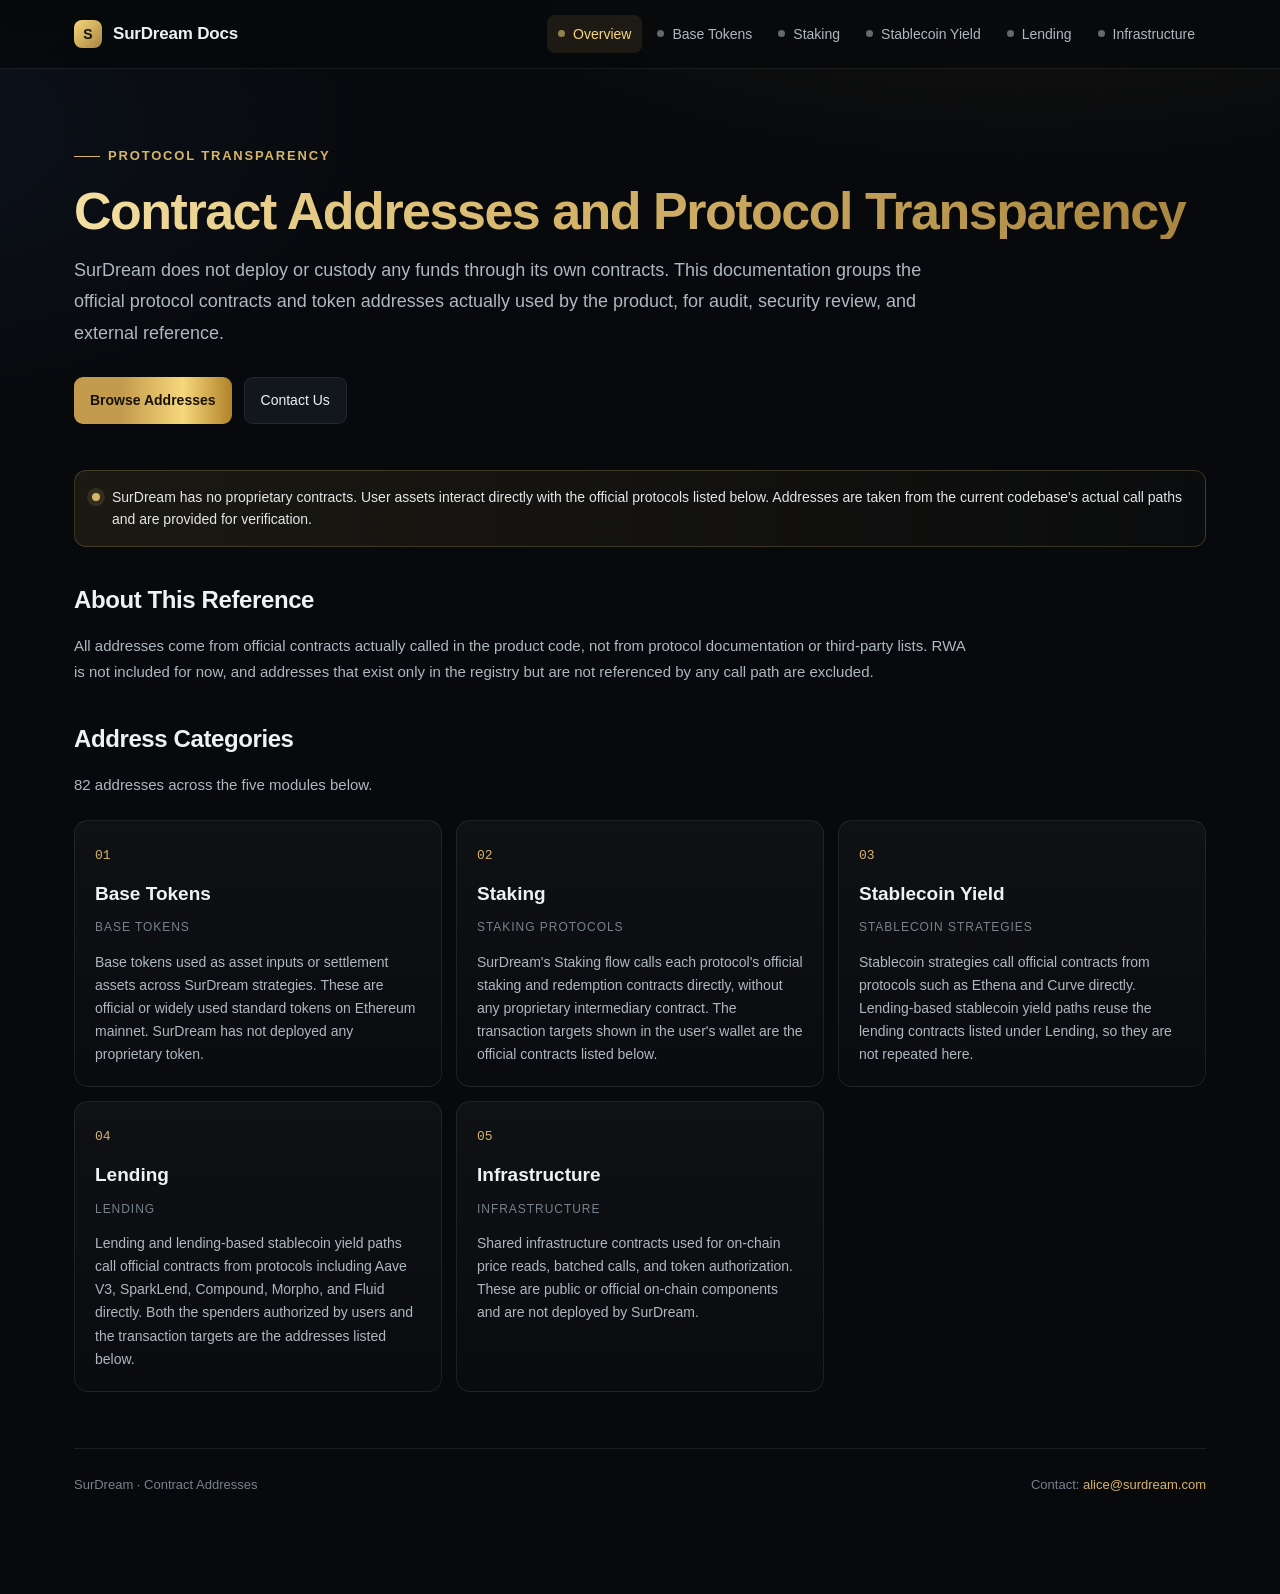
<file: docs/index.html>
<!doctype html>
<html lang="en">
  <head>
    <meta charset="utf-8" />
    <meta name="viewport" content="width=device-width, initial-scale=1" />
    <title>SurDream · Contract Addresses</title>
    <meta name="description" content="Official protocol contracts and token addresses used by SurDream across its product modules." />
    <link rel="stylesheet" href="assets/style.css" />
  </head>
  <body data-page="index">
    <header class="site-header">
      <div class="header-inner">
        <a class="brand" href="index.html">
          <span class="brand-mark">S</span>
          <span class="brand-name">SurDream Docs</span>
        </a>
        <button class="nav-toggle" id="nav-toggle" type="button" aria-label="Open navigation">☰</button>
        <nav class="site-nav" id="site-nav">
          <a href="index.html" data-nav="index"><span class="nav-dot"></span>Overview</a>
          <a href="contracts/base-tokens.html" data-nav="base-tokens"><span class="nav-dot"></span>Base Tokens</a>
          <a href="contracts/staking.html" data-nav="staking"><span class="nav-dot"></span>Staking</a>
          <a href="contracts/stablecoin.html" data-nav="stablecoin"><span class="nav-dot"></span>Stablecoin Yield</a>
          <a href="contracts/lending.html" data-nav="lending"><span class="nav-dot"></span>Lending</a>
          <a href="contracts/infrastructure.html" data-nav="infrastructure"><span class="nav-dot"></span>Infrastructure</a>
        </nav>
      </div>
    </header>

    <main class="page-wrap">
      <section class="hero">
        <p class="eyebrow">Protocol Transparency</p>
        <h1>Contract Addresses and Protocol Transparency</h1>
        <p class="lead">
          SurDream does not deploy or custody any funds through its own contracts. This documentation groups the official protocol contracts and token addresses actually used by the product, for audit, security review, and external reference.
        </p>
        <div class="hero-actions">
          <a class="btn primary" href="contracts/base-tokens.html">Browse Addresses</a>
          <a class="btn" href="mailto:alice@surdream.com">Contact Us</a>
        </div>
      </section>

      <div class="notice">
        <span class="notice-dot"></span>
        <p>
          SurDream has no proprietary contracts. User assets interact directly with the official protocols listed below. Addresses are taken from the current codebase's actual call paths and are provided for verification.
        </p>
      </div>

      <section class="section">
        <h2>About This Reference</h2>
        <p class="section-desc">
          All addresses come from official contracts actually called in the product code, not from protocol documentation or third-party lists. RWA is not included for now, and addresses that exist only in the registry but are not referenced by any call path are excluded.
        </p>
      </section>

      <section class="section">
        <h2>Address Categories</h2>
        <p class="section-desc"><span id="total-count">0 addresses</span> across the five modules below.</p>
        <div class="card-grid" id="category-cards"></div>
      </section>

      <footer class="site-footer">
        <span>SurDream · Contract Addresses</span>
        <span>Contact: <a href="mailto:alice@surdream.com">alice@surdream.com</a></span>
      </footer>
    </main>

    <script src="assets/contracts.js"></script>
    <script src="assets/site.js"></script>
  </body>
</html>
</file>
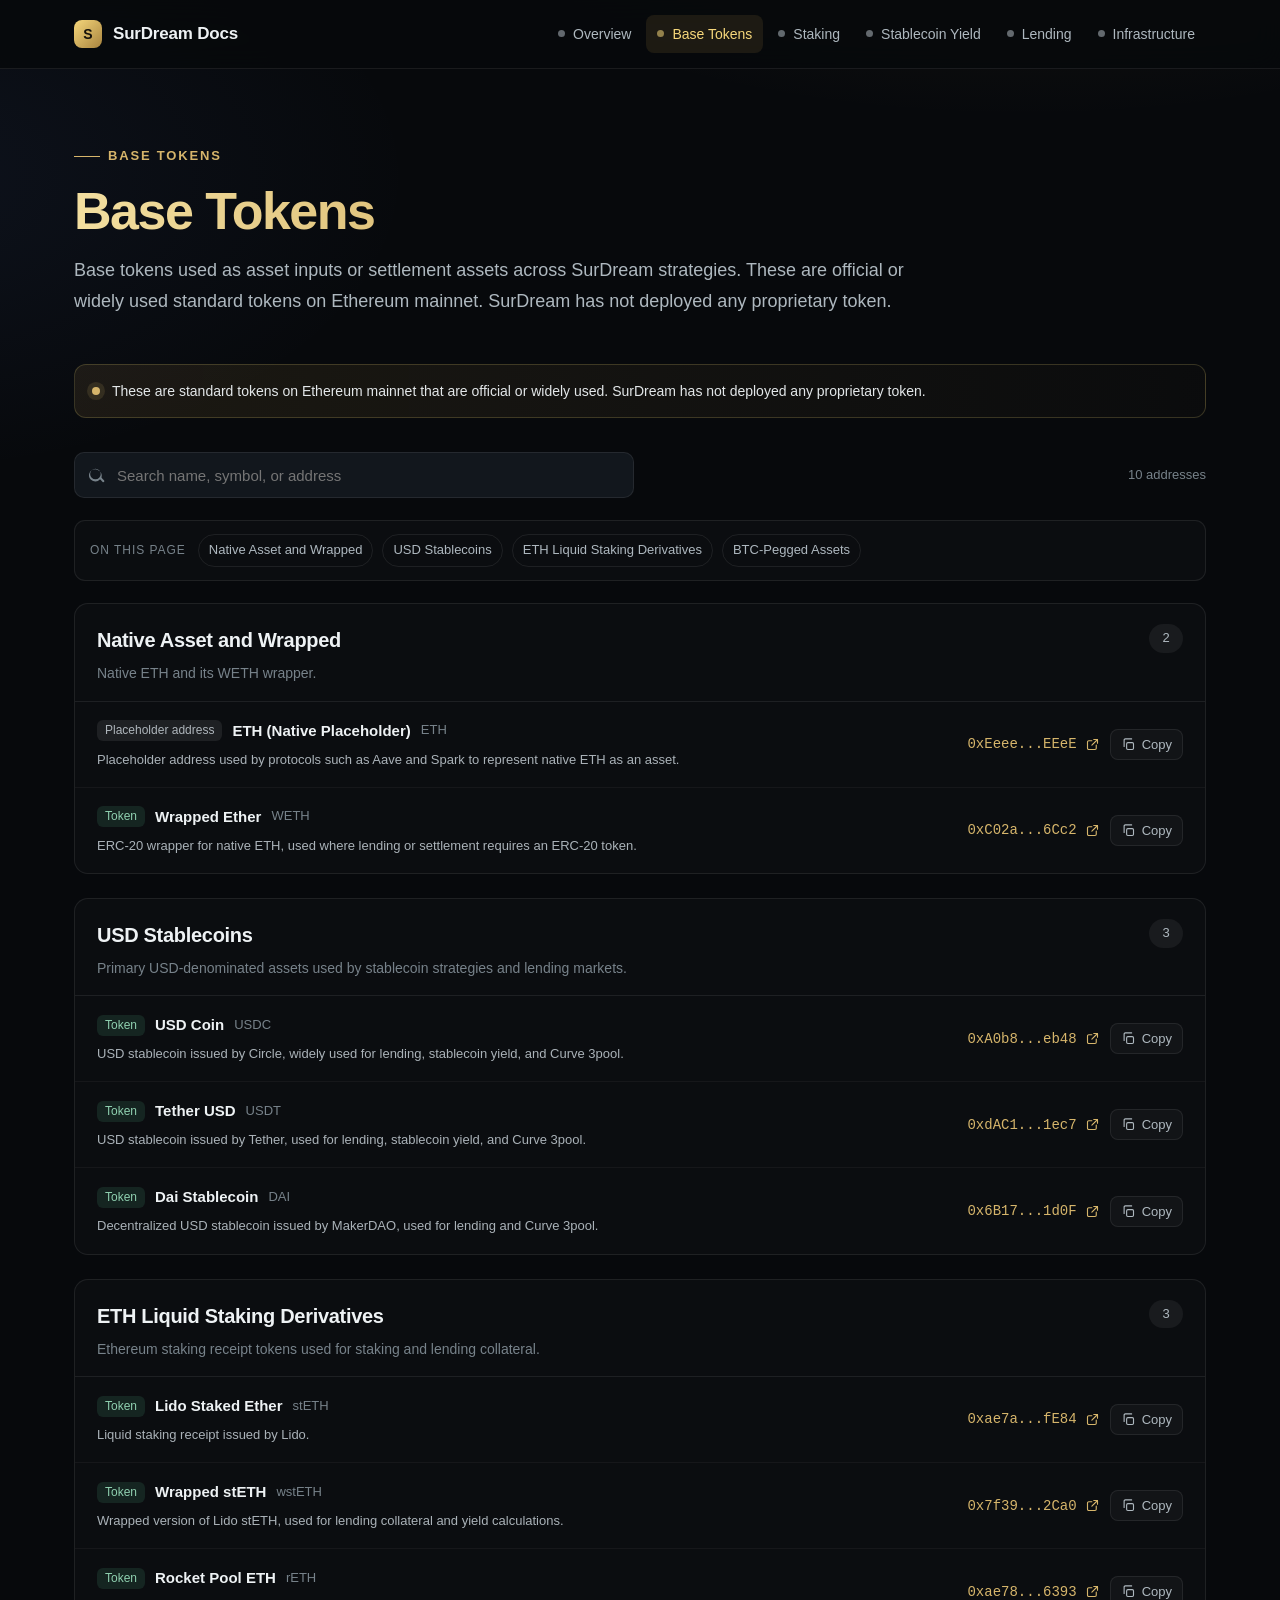
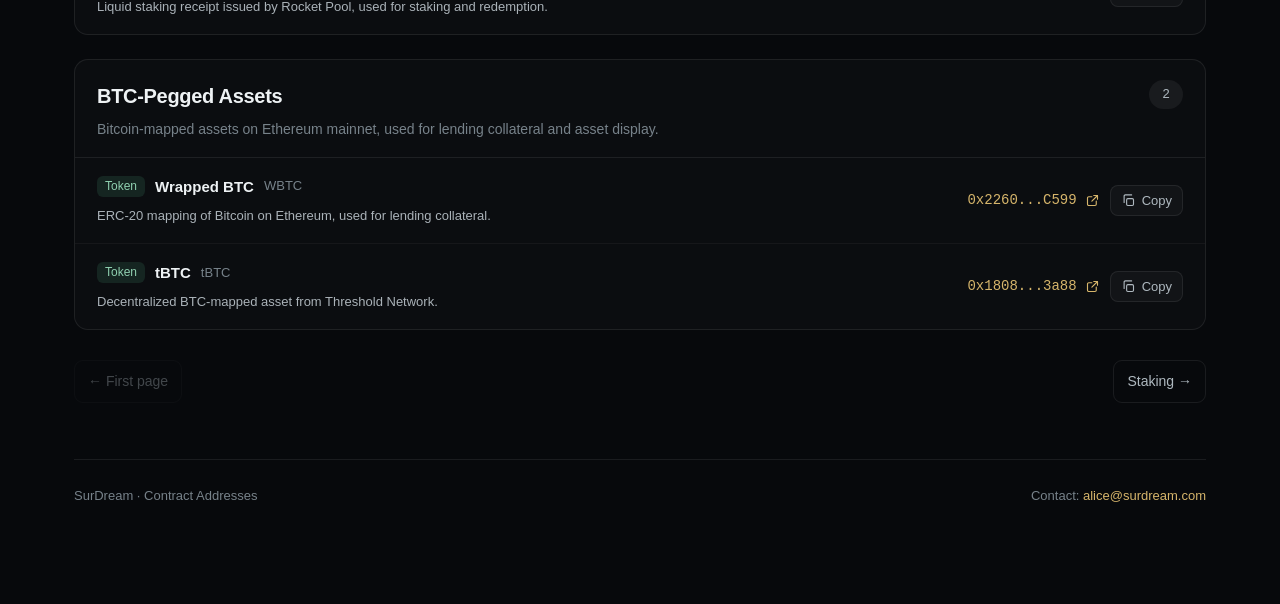
<file: docs/contracts/base-tokens.html>
<!doctype html>
<html lang="en">
  <head>
    <meta charset="utf-8" />
    <meta name="viewport" content="width=device-width, initial-scale=1" />
    <title>Base Tokens · SurDream Contract Addresses</title>
    <meta name="description" content="Base token addresses used by SurDream on Ethereum mainnet." />
    <link rel="stylesheet" href="../assets/style.css" />
  </head>
  <body data-page="base-tokens">
    <header class="site-header">
      <div class="header-inner">
        <a class="brand" href="../index.html">
          <span class="brand-mark">S</span>
          <span class="brand-name">SurDream Docs</span>
        </a>
        <button class="nav-toggle" id="nav-toggle" type="button" aria-label="Open navigation">☰</button>
        <nav class="site-nav" id="site-nav">
          <a href="../index.html" data-nav="index"><span class="nav-dot"></span>Overview</a>
          <a href="base-tokens.html" data-nav="base-tokens"><span class="nav-dot"></span>Base Tokens</a>
          <a href="staking.html" data-nav="staking"><span class="nav-dot"></span>Staking</a>
          <a href="stablecoin.html" data-nav="stablecoin"><span class="nav-dot"></span>Stablecoin Yield</a>
          <a href="lending.html" data-nav="lending"><span class="nav-dot"></span>Lending</a>
          <a href="infrastructure.html" data-nav="infrastructure"><span class="nav-dot"></span>Infrastructure</a>
        </nav>
      </div>
    </header>

    <main class="page-wrap">
      <section class="hero" id="page-header"></section>

      <div class="notice">
        <span class="notice-dot"></span>
        <p>These are standard tokens on Ethereum mainnet that are official or widely used. SurDream has not deployed any proprietary token.</p>
      </div>

      <div class="toolbar">
        <label class="search-box">
          <svg viewBox="0 0 24 24" aria-hidden="true">
            <path d="M10.5 3a7.5 7.5 0 1 0 0 15 7.5 7.5 0 0 0 0-15Zm-9 7.5a9 9 0 1 1 17.6 5.5l3.7 3.7a1.5 1.5 0 0 1-2.1 2.1l-3.7-3.7A9 9 0 0 1 1.5 10.5Z" fill="currentColor" />
          </svg>
          <input id="search" type="text" placeholder="Search name, symbol, or address" />
          <button class="search-clear" id="search-clear" type="button" style="display: none">×</button>
        </label>
        <span class="result-count" id="result-count">0 addresses</span>
      </div>

      <div id="toc"></div>
      <div class="sections" id="sections"></div>
      <div class="pager" id="pager"></div>

      <footer class="site-footer">
        <span>SurDream · Contract Addresses</span>
        <span>Contact: <a href="mailto:alice@surdream.com">alice@surdream.com</a></span>
      </footer>
    </main>

    <script src="../assets/contracts.js"></script>
    <script src="../assets/site.js"></script>
  </body>
</html>
</file>
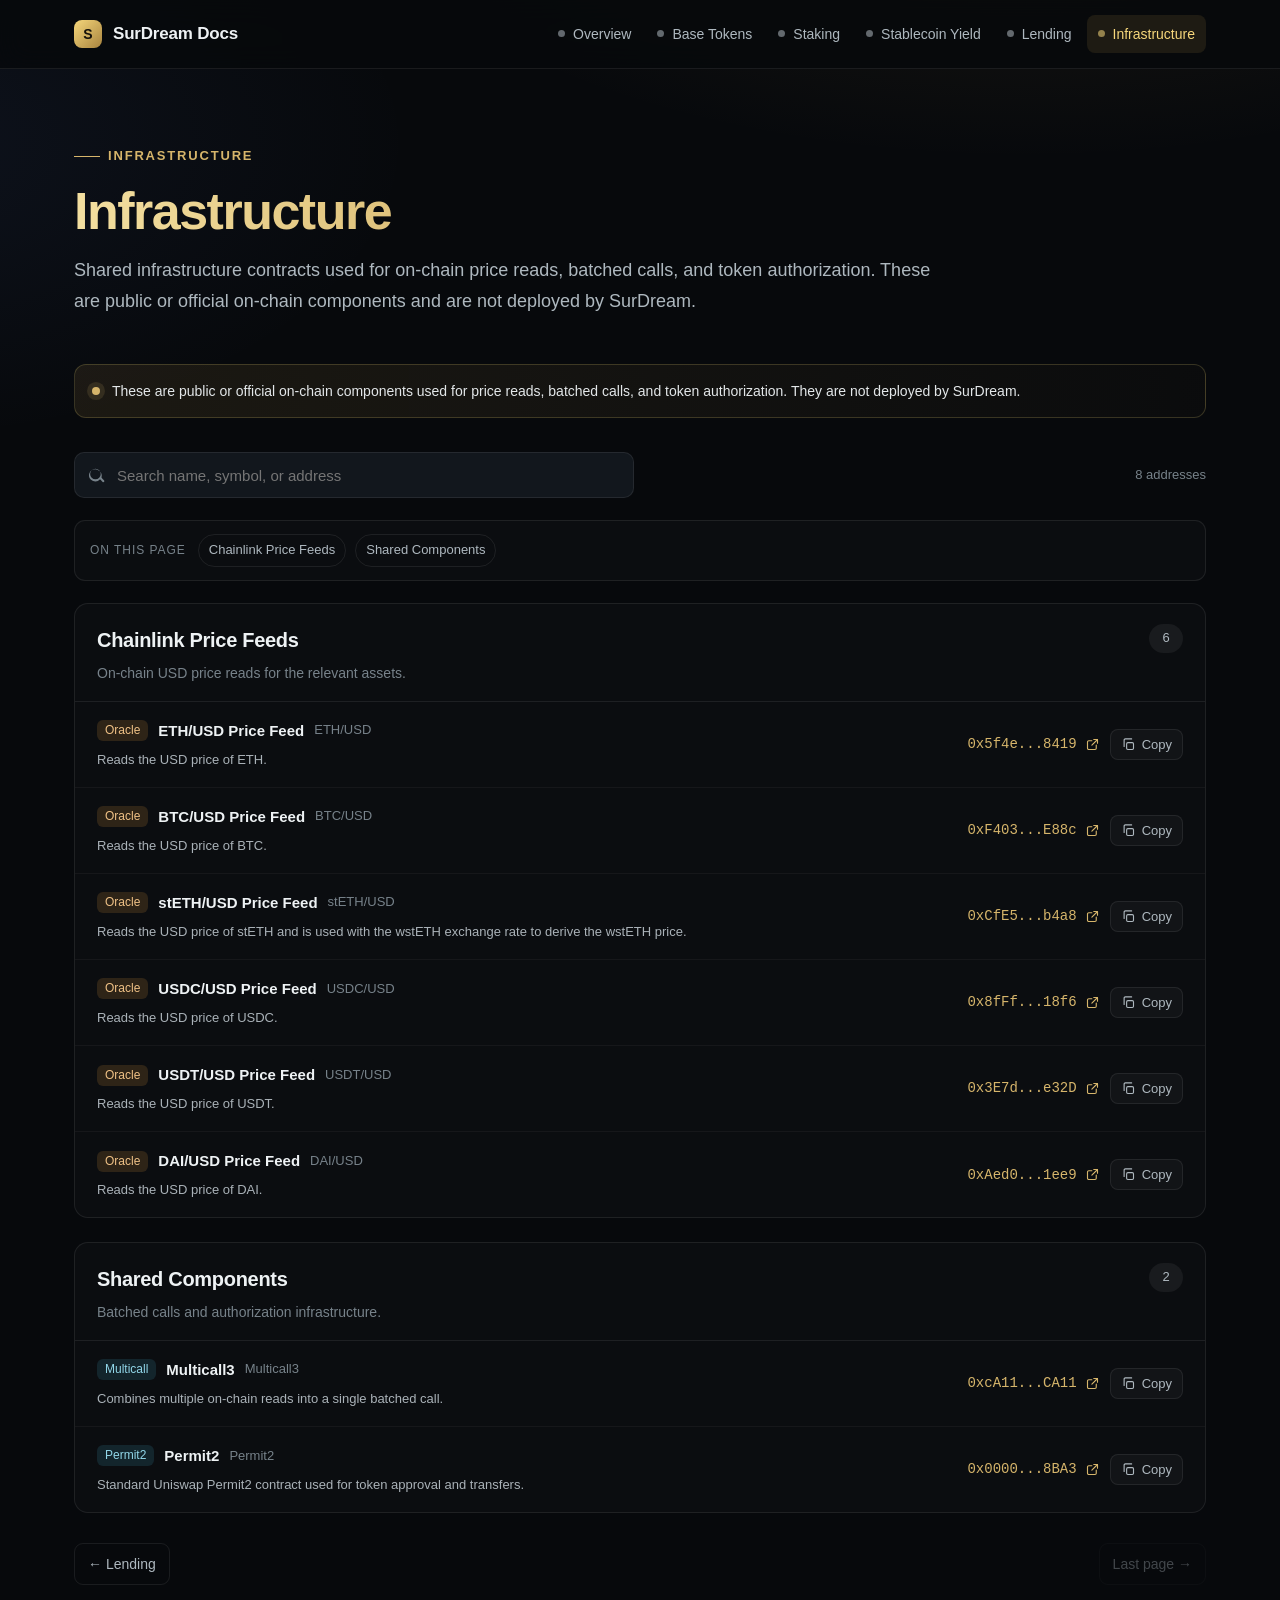
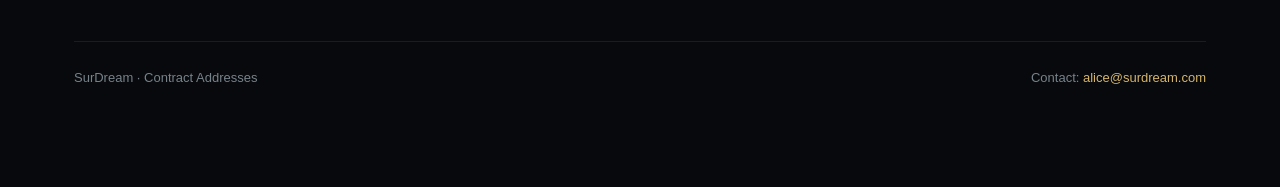
<file: docs/contracts/infrastructure.html>
<!doctype html>
<html lang="en">
  <head>
    <meta charset="utf-8" />
    <meta name="viewport" content="width=device-width, initial-scale=1" />
    <title>Infrastructure · SurDream Contract Addresses</title>
    <meta name="description" content="Price oracle, multicall, and authorization infrastructure addresses used by SurDream." />
    <link rel="stylesheet" href="../assets/style.css" />
  </head>
  <body data-page="infrastructure">
    <header class="site-header">
      <div class="header-inner">
        <a class="brand" href="../index.html">
          <span class="brand-mark">S</span>
          <span class="brand-name">SurDream Docs</span>
        </a>
        <button class="nav-toggle" id="nav-toggle" type="button" aria-label="Open navigation">☰</button>
        <nav class="site-nav" id="site-nav">
          <a href="../index.html" data-nav="index"><span class="nav-dot"></span>Overview</a>
          <a href="base-tokens.html" data-nav="base-tokens"><span class="nav-dot"></span>Base Tokens</a>
          <a href="staking.html" data-nav="staking"><span class="nav-dot"></span>Staking</a>
          <a href="stablecoin.html" data-nav="stablecoin"><span class="nav-dot"></span>Stablecoin Yield</a>
          <a href="lending.html" data-nav="lending"><span class="nav-dot"></span>Lending</a>
          <a href="infrastructure.html" data-nav="infrastructure"><span class="nav-dot"></span>Infrastructure</a>
        </nav>
      </div>
    </header>

    <main class="page-wrap">
      <section class="hero" id="page-header"></section>

      <div class="notice">
        <span class="notice-dot"></span>
        <p>These are public or official on-chain components used for price reads, batched calls, and token authorization. They are not deployed by SurDream.</p>
      </div>

      <div class="toolbar">
        <label class="search-box">
          <svg viewBox="0 0 24 24" aria-hidden="true">
            <path d="M10.5 3a7.5 7.5 0 1 0 0 15 7.5 7.5 0 0 0 0-15Zm-9 7.5a9 9 0 1 1 17.6 5.5l3.7 3.7a1.5 1.5 0 0 1-2.1 2.1l-3.7-3.7A9 9 0 0 1 1.5 10.5Z" fill="currentColor" />
          </svg>
          <input id="search" type="text" placeholder="Search name, symbol, or address" />
          <button class="search-clear" id="search-clear" type="button" style="display: none">×</button>
        </label>
        <span class="result-count" id="result-count">0 addresses</span>
      </div>

      <div id="toc"></div>
      <div class="sections" id="sections"></div>
      <div class="pager" id="pager"></div>

      <footer class="site-footer">
        <span>SurDream · Contract Addresses</span>
        <span>Contact: <a href="mailto:alice@surdream.com">alice@surdream.com</a></span>
      </footer>
    </main>

    <script src="../assets/contracts.js"></script>
    <script src="../assets/site.js"></script>
  </body>
</html>
</file>
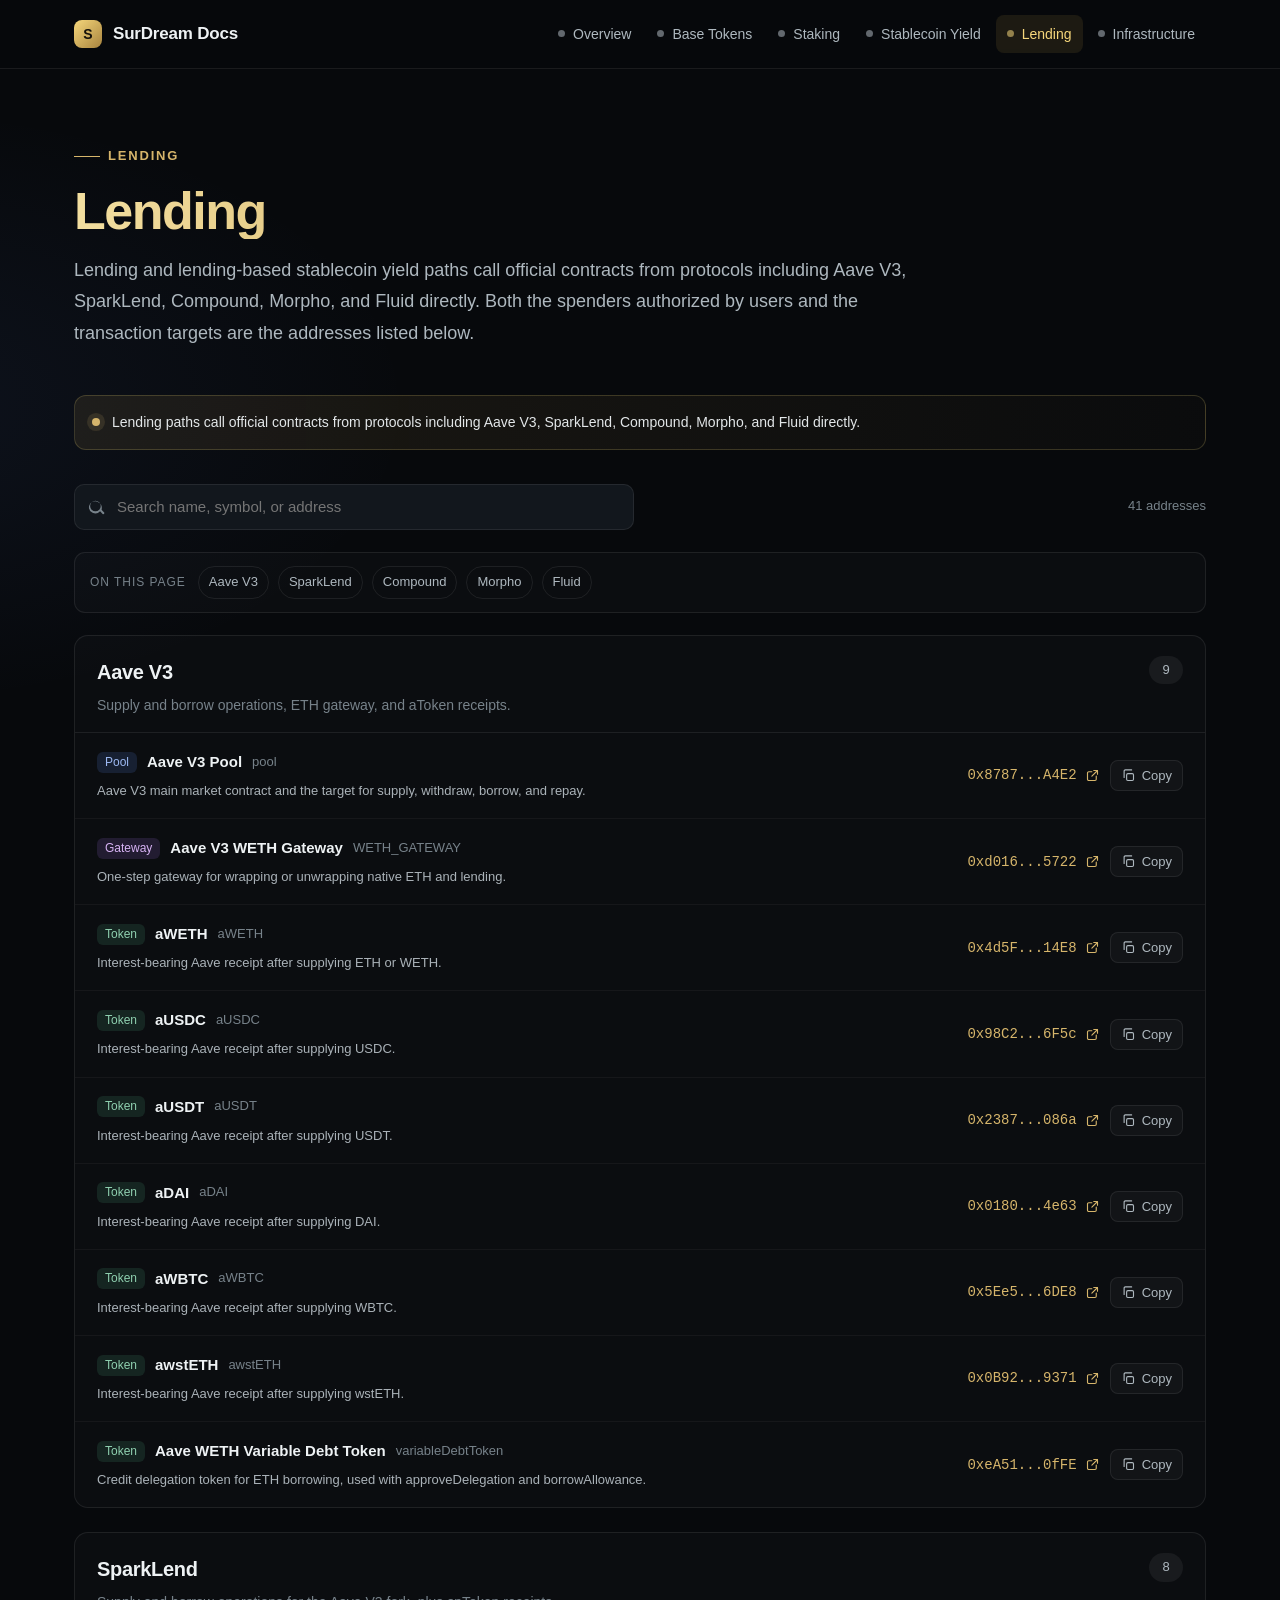
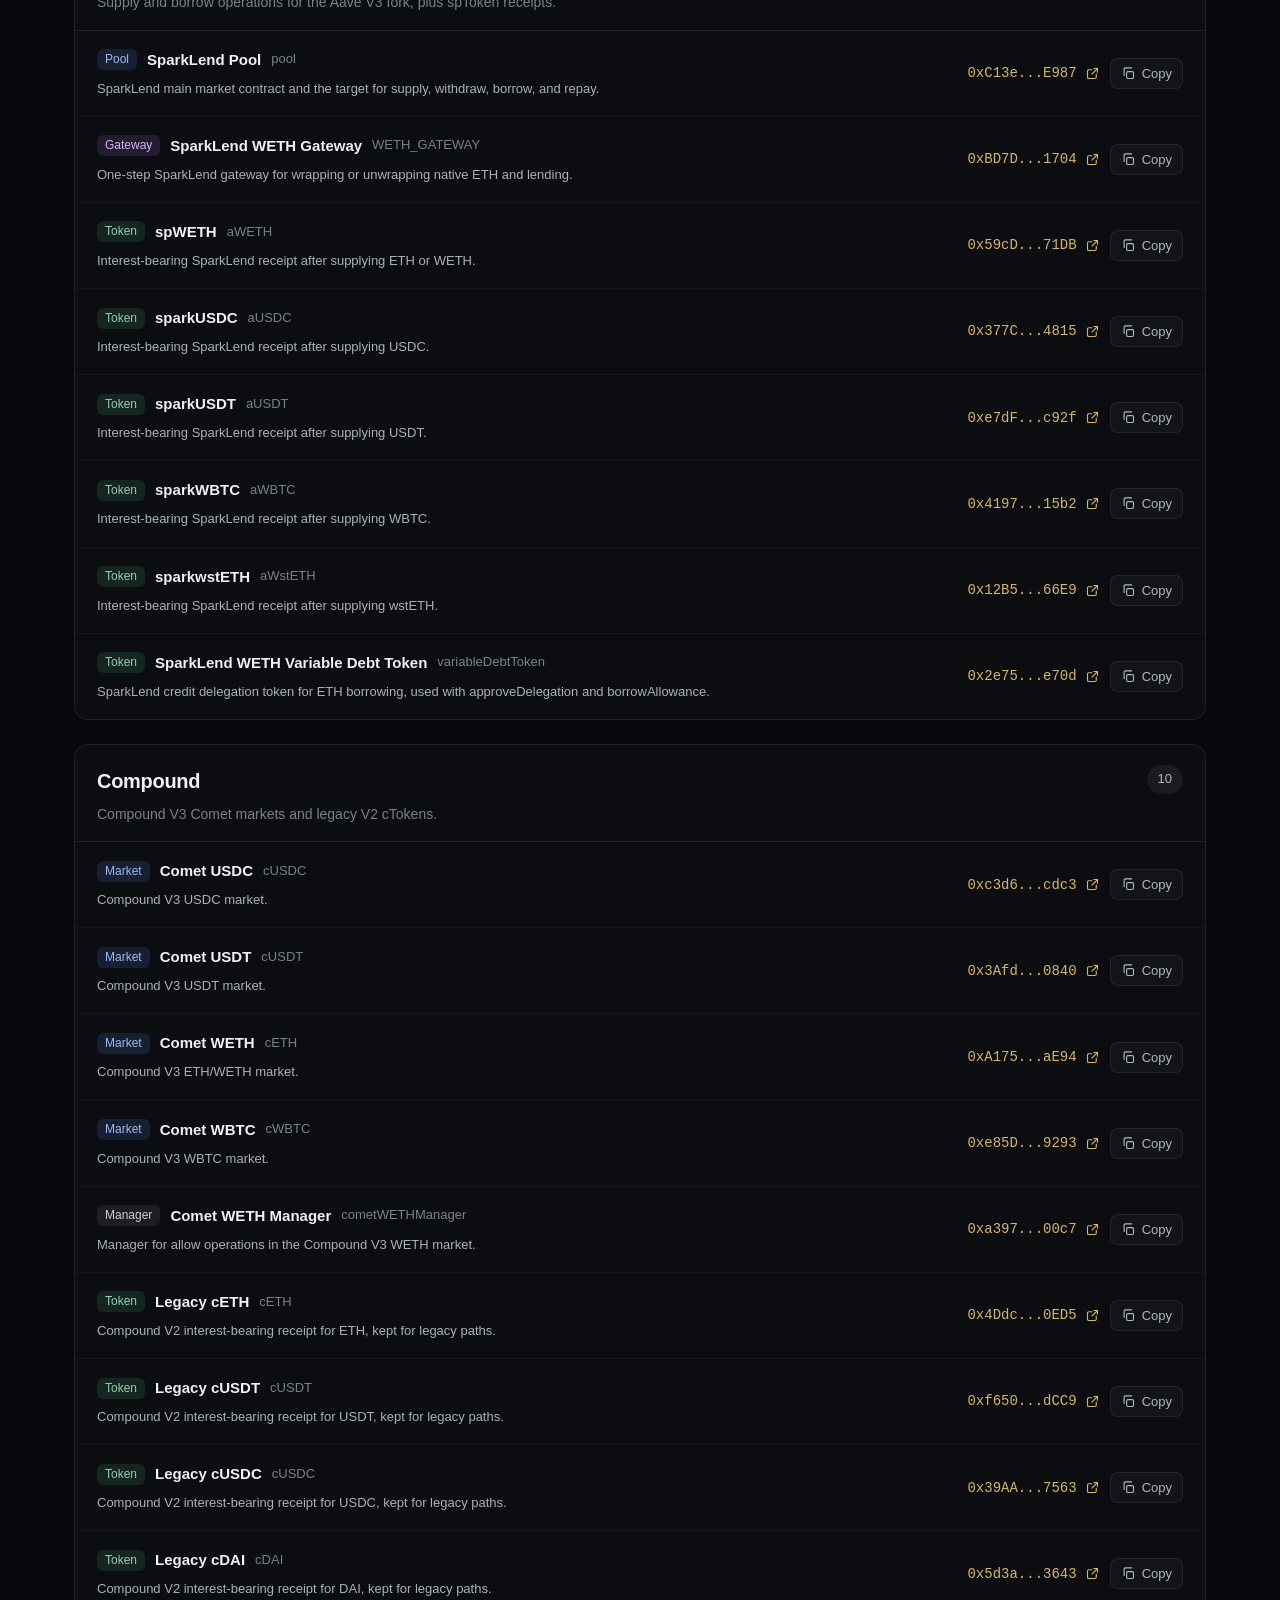
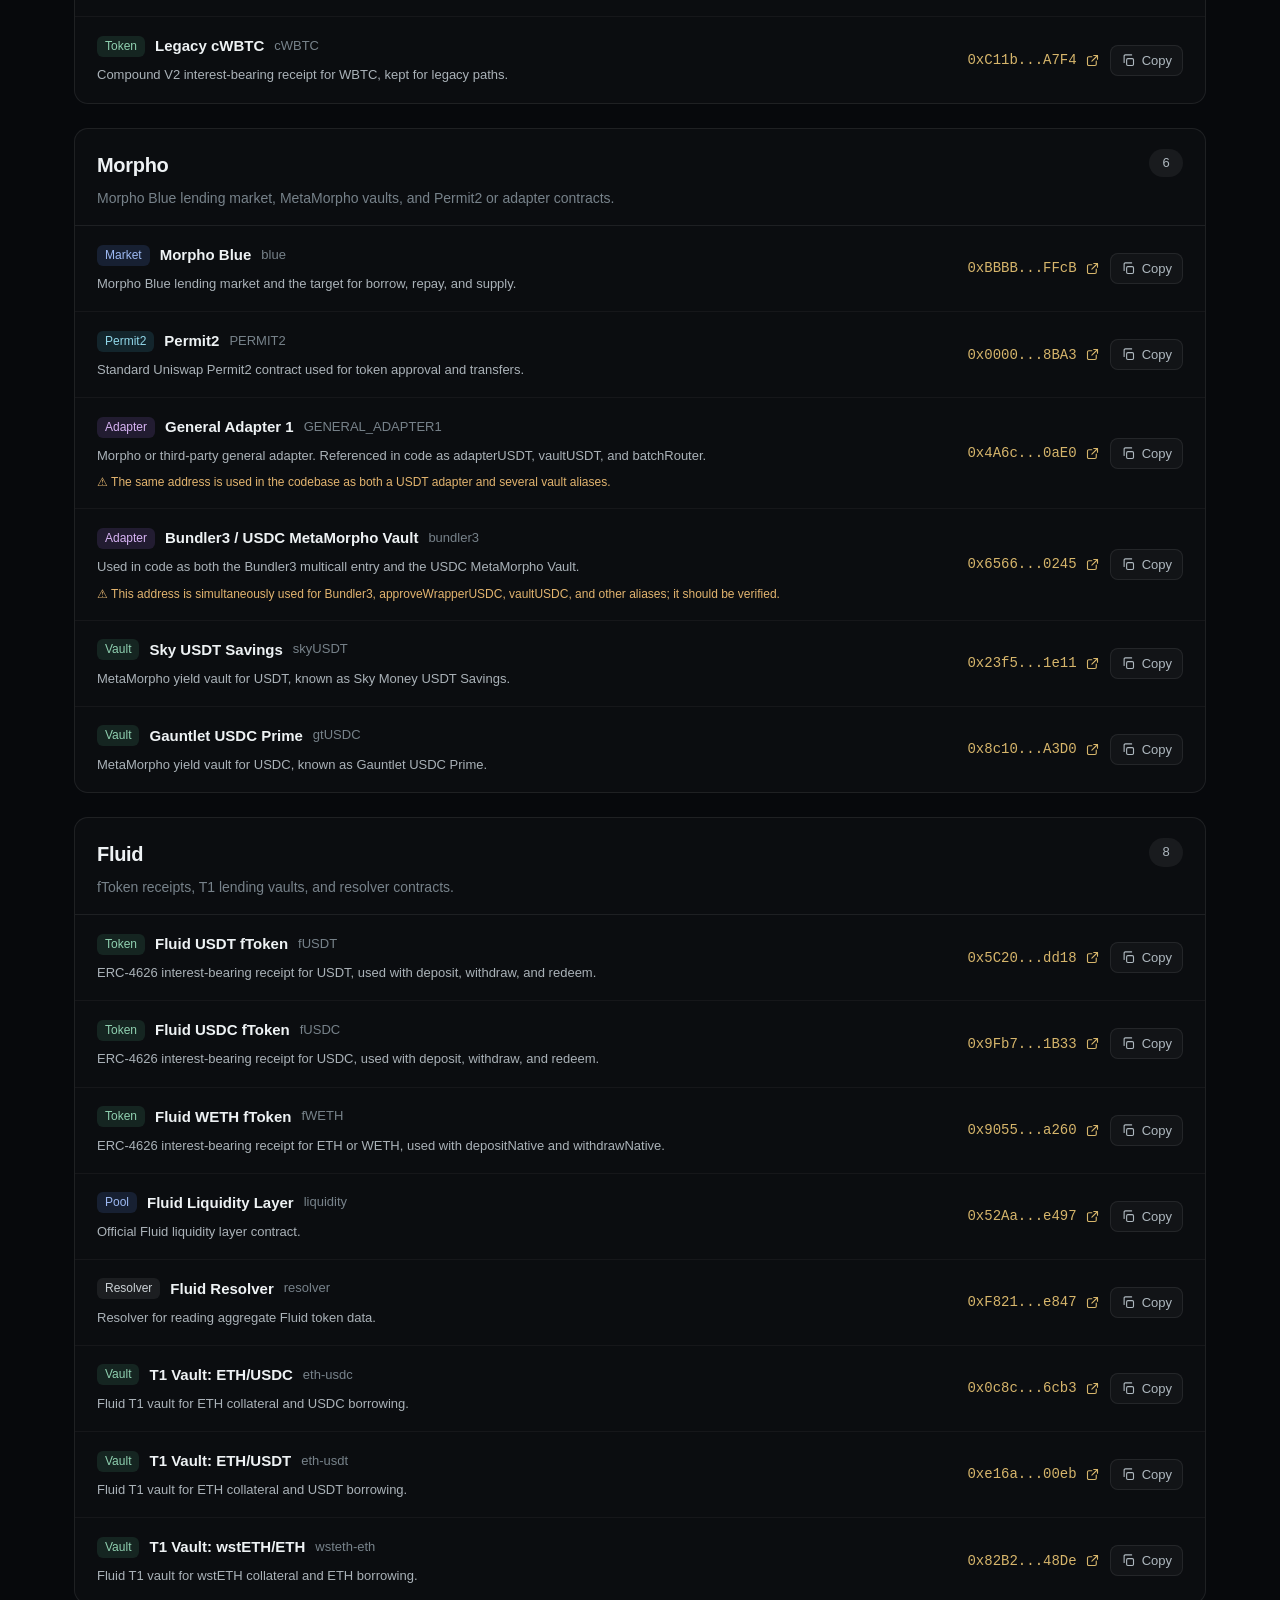
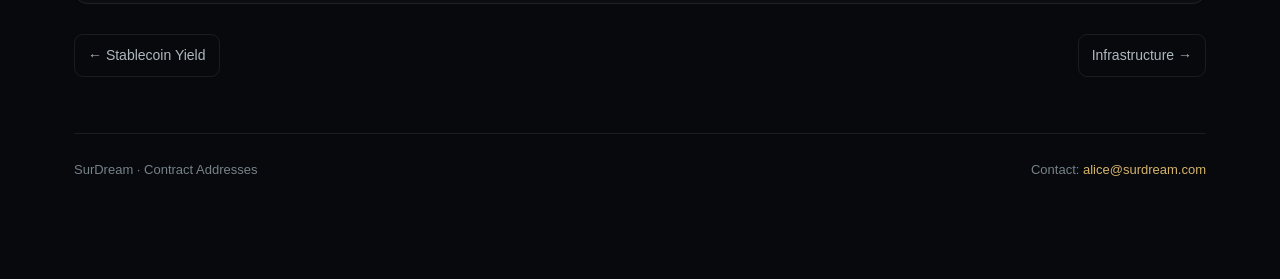
<file: docs/contracts/lending.html>
<!doctype html>
<html lang="en">
  <head>
    <meta charset="utf-8" />
    <meta name="viewport" content="width=device-width, initial-scale=1" />
    <title>Lending · SurDream Contract Addresses</title>
    <meta name="description" content="Official contract addresses used by SurDream lending and lending-based stablecoin yield paths." />
    <link rel="stylesheet" href="../assets/style.css" />
  </head>
  <body data-page="lending">
    <header class="site-header">
      <div class="header-inner">
        <a class="brand" href="../index.html">
          <span class="brand-mark">S</span>
          <span class="brand-name">SurDream Docs</span>
        </a>
        <button class="nav-toggle" id="nav-toggle" type="button" aria-label="Open navigation">☰</button>
        <nav class="site-nav" id="site-nav">
          <a href="../index.html" data-nav="index"><span class="nav-dot"></span>Overview</a>
          <a href="base-tokens.html" data-nav="base-tokens"><span class="nav-dot"></span>Base Tokens</a>
          <a href="staking.html" data-nav="staking"><span class="nav-dot"></span>Staking</a>
          <a href="stablecoin.html" data-nav="stablecoin"><span class="nav-dot"></span>Stablecoin Yield</a>
          <a href="lending.html" data-nav="lending"><span class="nav-dot"></span>Lending</a>
          <a href="infrastructure.html" data-nav="infrastructure"><span class="nav-dot"></span>Infrastructure</a>
        </nav>
      </div>
    </header>

    <main class="page-wrap">
      <section class="hero" id="page-header"></section>

      <div class="notice">
        <span class="notice-dot"></span>
        <p>Lending paths call official contracts from protocols including Aave V3, SparkLend, Compound, Morpho, and Fluid directly.</p>
      </div>

      <div class="toolbar">
        <label class="search-box">
          <svg viewBox="0 0 24 24" aria-hidden="true">
            <path d="M10.5 3a7.5 7.5 0 1 0 0 15 7.5 7.5 0 0 0 0-15Zm-9 7.5a9 9 0 1 1 17.6 5.5l3.7 3.7a1.5 1.5 0 0 1-2.1 2.1l-3.7-3.7A9 9 0 0 1 1.5 10.5Z" fill="currentColor" />
          </svg>
          <input id="search" type="text" placeholder="Search name, symbol, or address" />
          <button class="search-clear" id="search-clear" type="button" style="display: none">×</button>
        </label>
        <span class="result-count" id="result-count">0 addresses</span>
      </div>

      <div id="toc"></div>
      <div class="sections" id="sections"></div>
      <div class="pager" id="pager"></div>

      <footer class="site-footer">
        <span>SurDream · Contract Addresses</span>
        <span>Contact: <a href="mailto:alice@surdream.com">alice@surdream.com</a></span>
      </footer>
    </main>

    <script src="../assets/contracts.js"></script>
    <script src="../assets/site.js"></script>
  </body>
</html>
</file>
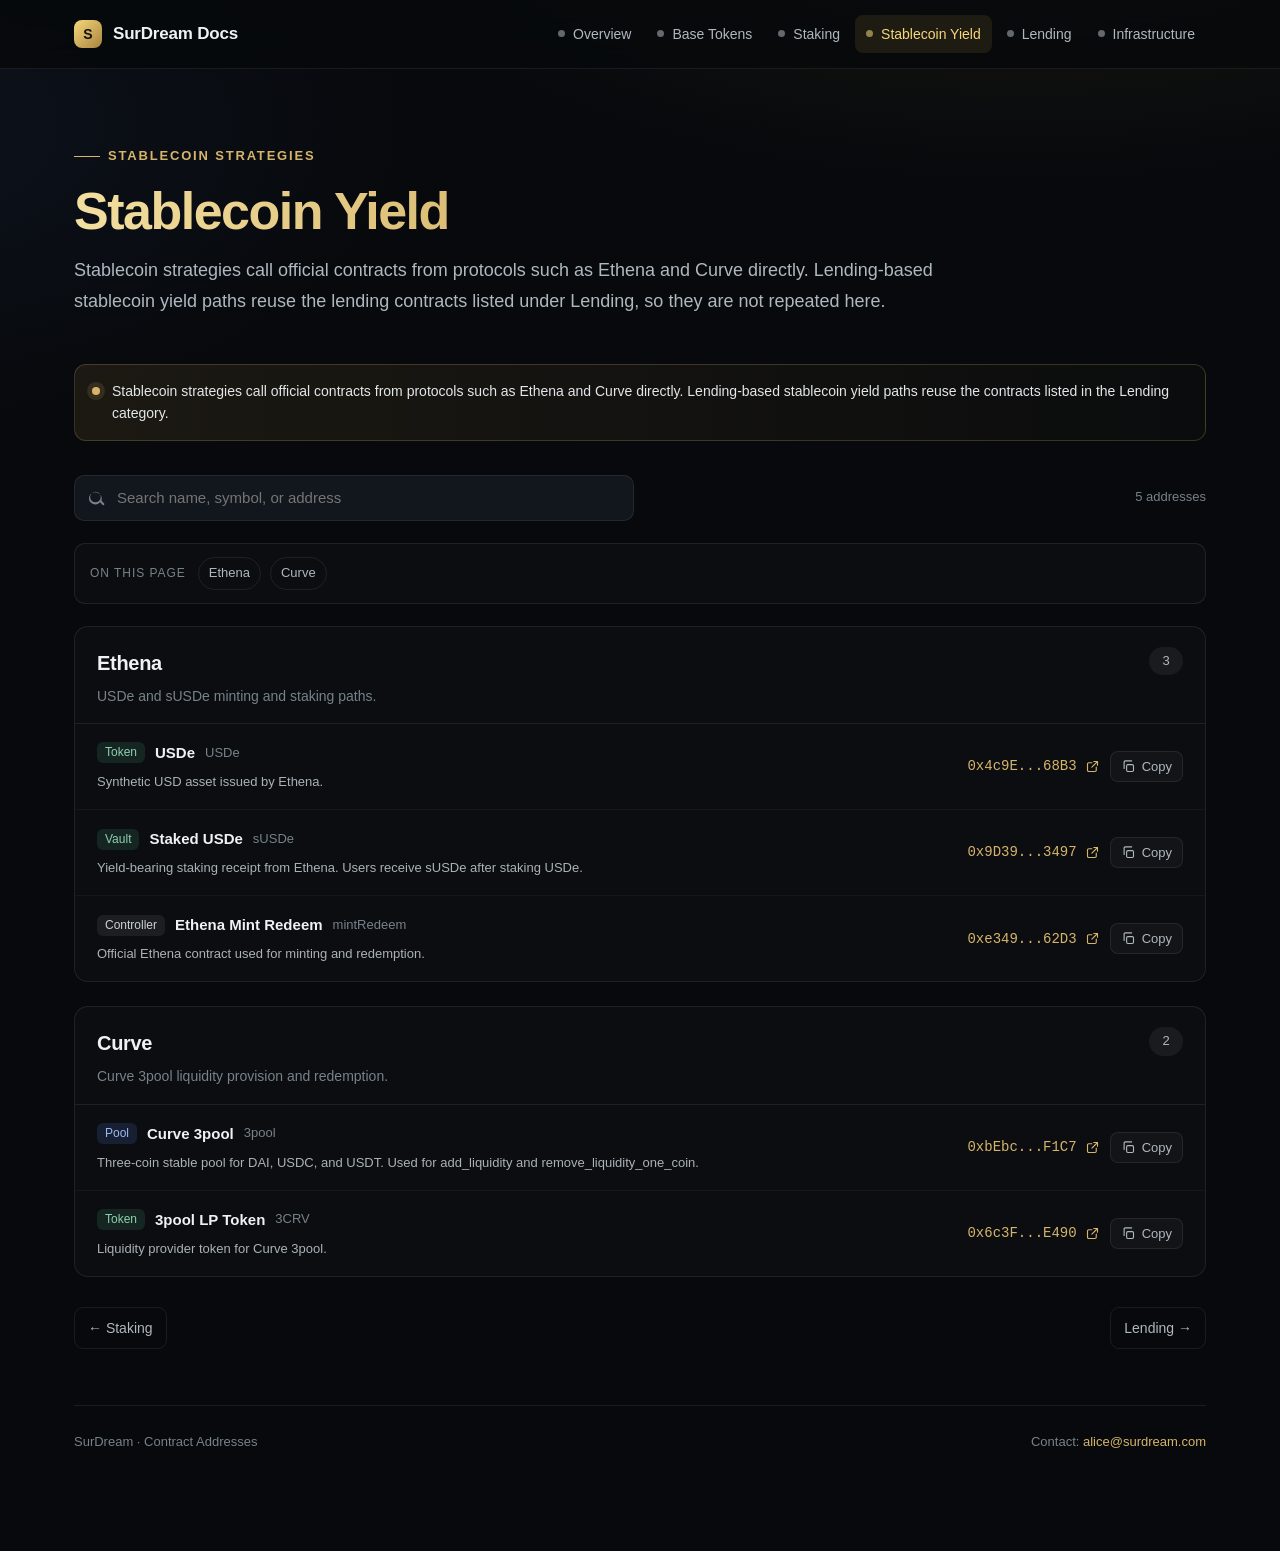
<file: docs/contracts/stablecoin.html>
<!doctype html>
<html lang="en">
  <head>
    <meta charset="utf-8" />
    <meta name="viewport" content="width=device-width, initial-scale=1" />
    <title>Stablecoin Yield · SurDream Contract Addresses</title>
    <meta name="description" content="Official contract addresses used by SurDream stablecoin yield strategies." />
    <link rel="stylesheet" href="../assets/style.css" />
  </head>
  <body data-page="stablecoin">
    <header class="site-header">
      <div class="header-inner">
        <a class="brand" href="../index.html">
          <span class="brand-mark">S</span>
          <span class="brand-name">SurDream Docs</span>
        </a>
        <button class="nav-toggle" id="nav-toggle" type="button" aria-label="Open navigation">☰</button>
        <nav class="site-nav" id="site-nav">
          <a href="../index.html" data-nav="index"><span class="nav-dot"></span>Overview</a>
          <a href="base-tokens.html" data-nav="base-tokens"><span class="nav-dot"></span>Base Tokens</a>
          <a href="staking.html" data-nav="staking"><span class="nav-dot"></span>Staking</a>
          <a href="stablecoin.html" data-nav="stablecoin"><span class="nav-dot"></span>Stablecoin Yield</a>
          <a href="lending.html" data-nav="lending"><span class="nav-dot"></span>Lending</a>
          <a href="infrastructure.html" data-nav="infrastructure"><span class="nav-dot"></span>Infrastructure</a>
        </nav>
      </div>
    </header>

    <main class="page-wrap">
      <section class="hero" id="page-header"></section>

      <div class="notice">
        <span class="notice-dot"></span>
        <p>Stablecoin strategies call official contracts from protocols such as Ethena and Curve directly. Lending-based stablecoin yield paths reuse the contracts listed in the Lending category.</p>
      </div>

      <div class="toolbar">
        <label class="search-box">
          <svg viewBox="0 0 24 24" aria-hidden="true">
            <path d="M10.5 3a7.5 7.5 0 1 0 0 15 7.5 7.5 0 0 0 0-15Zm-9 7.5a9 9 0 1 1 17.6 5.5l3.7 3.7a1.5 1.5 0 0 1-2.1 2.1l-3.7-3.7A9 9 0 0 1 1.5 10.5Z" fill="currentColor" />
          </svg>
          <input id="search" type="text" placeholder="Search name, symbol, or address" />
          <button class="search-clear" id="search-clear" type="button" style="display: none">×</button>
        </label>
        <span class="result-count" id="result-count">0 addresses</span>
      </div>

      <div id="toc"></div>
      <div class="sections" id="sections"></div>
      <div class="pager" id="pager"></div>

      <footer class="site-footer">
        <span>SurDream · Contract Addresses</span>
        <span>Contact: <a href="mailto:alice@surdream.com">alice@surdream.com</a></span>
      </footer>
    </main>

    <script src="../assets/contracts.js"></script>
    <script src="../assets/site.js"></script>
  </body>
</html>
</file>
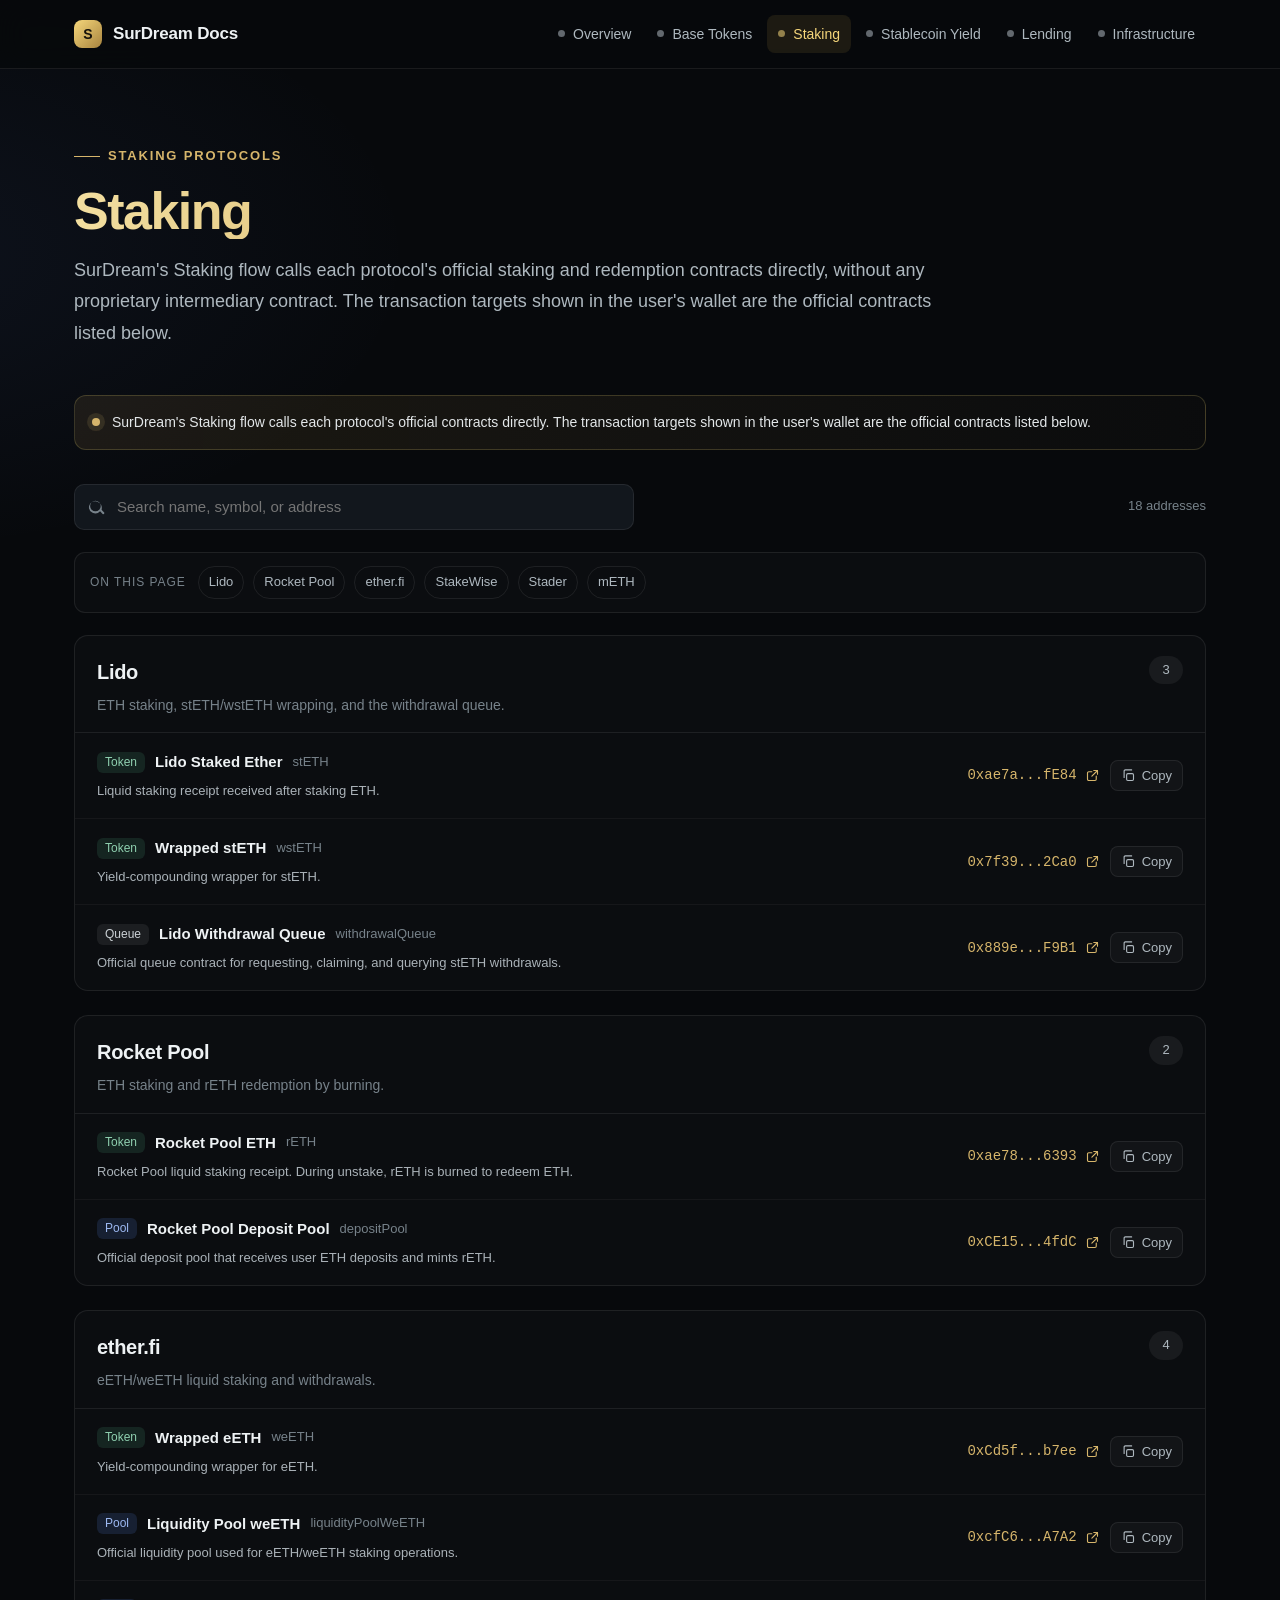
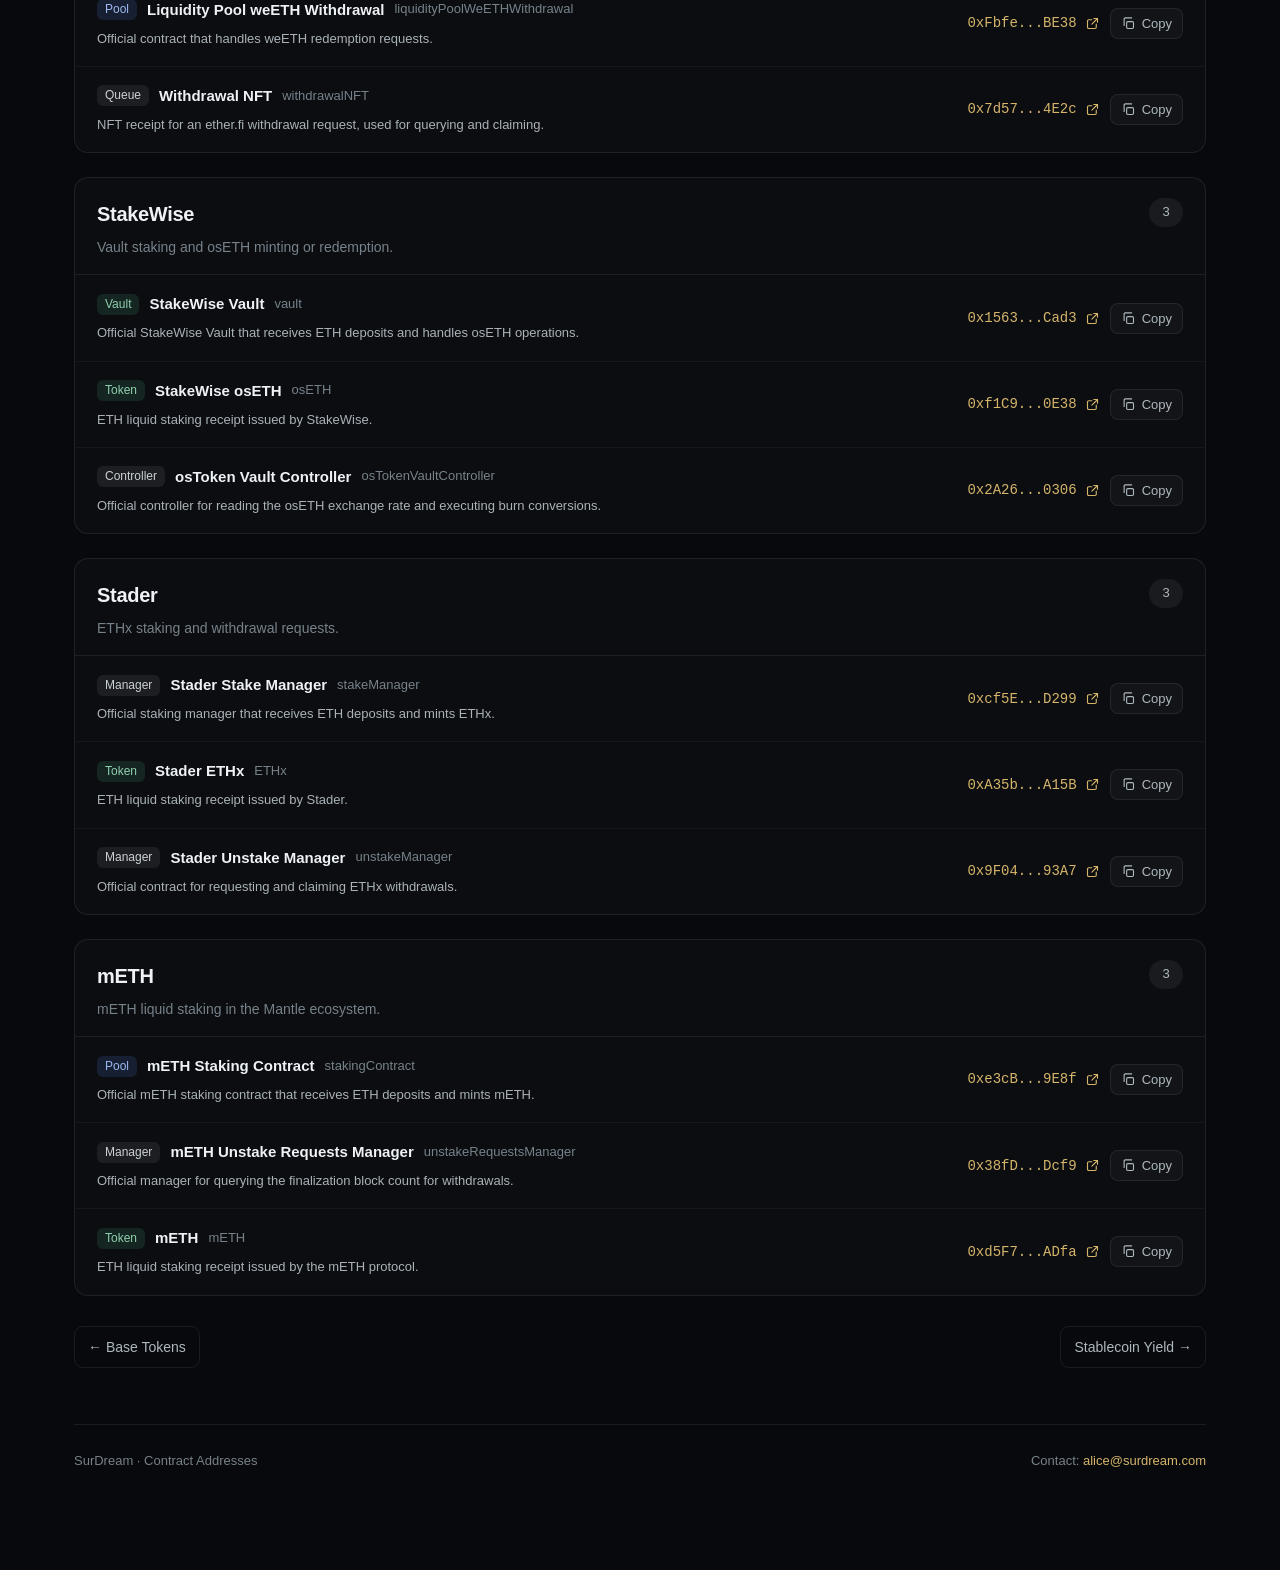
<file: docs/contracts/staking.html>
<!doctype html>
<html lang="en">
  <head>
    <meta charset="utf-8" />
    <meta name="viewport" content="width=device-width, initial-scale=1" />
    <title>Staking · SurDream Contract Addresses</title>
    <meta name="description" content="Official staking and withdrawal contracts used by SurDream's Staking flow." />
    <link rel="stylesheet" href="../assets/style.css" />
  </head>
  <body data-page="staking">
    <header class="site-header">
      <div class="header-inner">
        <a class="brand" href="../index.html">
          <span class="brand-mark">S</span>
          <span class="brand-name">SurDream Docs</span>
        </a>
        <button class="nav-toggle" id="nav-toggle" type="button" aria-label="Open navigation">☰</button>
        <nav class="site-nav" id="site-nav">
          <a href="../index.html" data-nav="index"><span class="nav-dot"></span>Overview</a>
          <a href="base-tokens.html" data-nav="base-tokens"><span class="nav-dot"></span>Base Tokens</a>
          <a href="staking.html" data-nav="staking"><span class="nav-dot"></span>Staking</a>
          <a href="stablecoin.html" data-nav="stablecoin"><span class="nav-dot"></span>Stablecoin Yield</a>
          <a href="lending.html" data-nav="lending"><span class="nav-dot"></span>Lending</a>
          <a href="infrastructure.html" data-nav="infrastructure"><span class="nav-dot"></span>Infrastructure</a>
        </nav>
      </div>
    </header>

    <main class="page-wrap">
      <section class="hero" id="page-header"></section>

      <div class="notice">
        <span class="notice-dot"></span>
        <p>SurDream's Staking flow calls each protocol's official contracts directly. The transaction targets shown in the user's wallet are the official contracts listed below.</p>
      </div>

      <div class="toolbar">
        <label class="search-box">
          <svg viewBox="0 0 24 24" aria-hidden="true">
            <path d="M10.5 3a7.5 7.5 0 1 0 0 15 7.5 7.5 0 0 0 0-15Zm-9 7.5a9 9 0 1 1 17.6 5.5l3.7 3.7a1.5 1.5 0 0 1-2.1 2.1l-3.7-3.7A9 9 0 0 1 1.5 10.5Z" fill="currentColor" />
          </svg>
          <input id="search" type="text" placeholder="Search name, symbol, or address" />
          <button class="search-clear" id="search-clear" type="button" style="display: none">×</button>
        </label>
        <span class="result-count" id="result-count">0 addresses</span>
      </div>

      <div id="toc"></div>
      <div class="sections" id="sections"></div>
      <div class="pager" id="pager"></div>

      <footer class="site-footer">
        <span>SurDream · Contract Addresses</span>
        <span>Contact: <a href="mailto:alice@surdream.com">alice@surdream.com</a></span>
      </footer>
    </main>

    <script src="../assets/contracts.js"></script>
    <script src="../assets/site.js"></script>
  </body>
</html>
</file>
<file: docs/assets/style.css>
:root {
  --bg: #07090c;
  --bg-soft: #0d1116;
  --surface: #12171d;
  --surface-2: #171d24;
  --line: rgba(255, 255, 255, 0.08);
  --line-strong: rgba(230, 207, 117, 0.28);
  --text: #eef2f4;
  --text-dim: #aeb8bf;
  --text-mute: #77828a;
  --gold: #d6b56b;
  --gold-bright: #f6d77b;
  --gold-deep: #a8843f;
  --green: #8fd0b0;
  --blue: #9db9f2;
  --purple: #d7b3f4;
  --orange: #efc186;
  --cyan: #91d6e8;
  --radius: 14px;
  --max-width: 1180px;
  --font-sans: 'Inter', 'PingFang SC', 'Microsoft YaHei', 'Helvetica Neue', Arial, sans-serif;
  --font-mono: 'SFMono-Regular', Consolas, 'Liberation Mono', Menlo, monospace;
}

* {
  box-sizing: border-box;
}

html {
  scroll-behavior: smooth;
}

body {
  margin: 0;
  background:
    radial-gradient(1100px 520px at 80% -10%, rgba(196, 154, 76, 0.12), transparent 65%),
    radial-gradient(900px 500px at -10% 8%, rgba(91, 130, 229, 0.08), transparent 60%),
    var(--bg);
  color: var(--text);
  font-family: var(--font-sans);
  line-height: 1.6;
  min-height: 100vh;
}

a {
  color: inherit;
}

.site-header {
  position: sticky;
  top: 0;
  z-index: 50;
  background: rgba(7, 9, 12, 0.82);
  backdrop-filter: blur(14px);
  border-bottom: 1px solid var(--line);
}

.header-inner {
  max-width: var(--max-width);
  margin: 0 auto;
  padding: 0 24px;
  height: 68px;
  display: flex;
  align-items: center;
  justify-content: space-between;
  gap: 24px;
}

.brand {
  display: flex;
  align-items: center;
  gap: 11px;
  text-decoration: none;
}

.brand-mark {
  width: 28px;
  height: 28px;
  border-radius: 8px;
  background: linear-gradient(135deg, var(--gold-bright), var(--gold-deep));
  display: grid;
  place-items: center;
  color: #15110a;
  font-weight: 800;
  font-size: 14px;
}

.brand-name {
  font-size: 17px;
  font-weight: 700;
  letter-spacing: -0.2px;
}

.nav-toggle {
  display: none;
  border: 1px solid var(--line);
  background: var(--surface);
  color: var(--text);
  width: 38px;
  height: 38px;
  border-radius: 9px;
  cursor: pointer;
}

.site-nav {
  display: flex;
  align-items: center;
  gap: 4px;
  flex-wrap: wrap;
}

.site-nav a {
  display: inline-flex;
  align-items: center;
  gap: 8px;
  padding: 8px 11px;
  border-radius: 8px;
  color: var(--text-dim);
  text-decoration: none;
  font-size: 14px;
  transition: color 0.18s ease, background 0.18s ease;
}

.site-nav a:hover {
  color: var(--text);
  background: rgba(255, 255, 255, 0.04);
}

.site-nav a.active {
  color: var(--gold-bright);
  background: rgba(196, 154, 76, 0.12);
}

.nav-dot {
  width: 7px;
  height: 7px;
  border-radius: 50%;
  background: currentColor;
  opacity: 0.55;
}

.page-wrap {
  max-width: var(--max-width);
  margin: 0 auto;
  padding: 0 24px 72px;
}

.hero {
  padding: 64px 0 38px;
}

.eyebrow {
  display: inline-flex;
  align-items: center;
  gap: 8px;
  color: var(--gold);
  font-size: 13px;
  font-weight: 600;
  letter-spacing: 0.14em;
  text-transform: uppercase;
  margin-bottom: 16px;
}

.eyebrow::before {
  content: '';
  width: 26px;
  height: 1px;
  background: var(--gold);
}

.hero h1 {
  margin: 0 0 16px;
  font-size: clamp(34px, 5vw, 52px);
  line-height: 1.08;
  letter-spacing: -1.5px;
  background: linear-gradient(90deg, #f3dfa0 0%, #d6b56b 42%, #a8843f 100%);
  -webkit-background-clip: text;
  background-clip: text;
  -webkit-text-fill-color: transparent;
}

.hero .lead {
  max-width: 860px;
  margin: 0;
  color: var(--text-dim);
  font-size: 18px;
  line-height: 1.75;
}

.hero-actions {
  display: flex;
  flex-wrap: wrap;
  gap: 12px;
  margin-top: 28px;
}

.btn {
  display: inline-flex;
  align-items: center;
  gap: 8px;
  padding: 11px 16px;
  border-radius: 9px;
  border: 1px solid var(--line);
  background: var(--surface);
  color: var(--text);
  text-decoration: none;
  font-size: 14px;
  font-weight: 500;
  transition: transform 0.18s ease, border-color 0.18s ease, background 0.18s ease;
}

.btn:hover {
  transform: translateY(-1px);
  border-color: var(--line-strong);
}

.btn.primary {
  background: linear-gradient(90deg, #c49a4c 30%, #f6d77b 69%, #b1822a 100%);
  border: none;
  color: #17120a;
  font-weight: 650;
}

.notice {
  display: flex;
  gap: 12px;
  padding: 15px 17px;
  margin: 8px 0 34px;
  border: 1px solid rgba(230, 207, 117, 0.2);
  background: linear-gradient(90deg, rgba(196, 154, 76, 0.11), rgba(196, 154, 76, 0.025));
  border-radius: 12px;
}

.notice p {
  margin: 0;
  color: #e3e7e9;
  font-size: 14px;
}

.notice-dot {
  flex: none;
  width: 8px;
  height: 8px;
  margin-top: 7px;
  border-radius: 50%;
  background: var(--gold);
  box-shadow: 0 0 0 5px rgba(214, 181, 107, 0.13);
}

.section {
  margin-top: 34px;
}

.section > h2 {
  margin: 0 0 14px;
  font-size: 24px;
  letter-spacing: -0.4px;
}

.section > .section-desc {
  max-width: 900px;
  margin: 0 0 22px;
  color: var(--text-dim);
  font-size: 15px;
  line-height: 1.75;
}

.card-grid {
  display: grid;
  grid-template-columns: repeat(3, 1fr);
  gap: 14px;
}

.card {
  position: relative;
  display: block;
  padding: 20px;
  min-height: 168px;
  border: 1px solid var(--line);
  border-radius: var(--radius);
  background: linear-gradient(180deg, rgba(255, 255, 255, 0.035), rgba(255, 255, 255, 0.012));
  text-decoration: none;
  transition: transform 0.2s ease, border-color 0.2s ease;
  overflow: hidden;
}

.card:hover {
  transform: translateY(-3px);
  border-color: var(--line-strong);
}

.card-index {
  color: var(--gold);
  font-family: var(--font-mono);
  font-size: 13px;
}

.card h3 {
  margin: 12px 0 4px;
  font-size: 19px;
}

.card-sub {
  color: var(--text-mute);
  font-size: 12px;
  letter-spacing: 0.08em;
  text-transform: uppercase;
}

.card p {
  margin: 12px 0 0;
  color: var(--text-dim);
  font-size: 14px;
  line-height: 1.65;
}

.toolbar {
  display: flex;
  align-items: center;
  justify-content: space-between;
  gap: 16px;
  margin: 22px 0;
}

.search-box {
  position: relative;
  flex: 1;
  max-width: 560px;
}

.search-box svg {
  position: absolute;
  left: 14px;
  top: 50%;
  transform: translateY(-50%);
  width: 17px;
  height: 17px;
  color: var(--text-mute);
}

.search-box input {
  width: 100%;
  height: 46px;
  padding: 0 44px 0 42px;
  border: 1px solid var(--line);
  border-radius: 10px;
  background: var(--surface);
  color: var(--text);
  font-size: 15px;
  outline: none;
}

.search-box input:focus {
  border-color: var(--line-strong);
}

.search-clear {
  position: absolute;
  right: 10px;
  top: 50%;
  transform: translateY(-50%);
  width: 28px;
  height: 28px;
  border: none;
  background: transparent;
  color: var(--text-mute);
  font-size: 22px;
  cursor: pointer;
}

.result-count {
  color: var(--text-mute);
  font-size: 13px;
  white-space: nowrap;
}

.toc {
  display: flex;
  flex-wrap: wrap;
  gap: 9px;
  margin-bottom: 22px;
  padding: 13px 15px;
  border: 1px solid var(--line);
  border-radius: 11px;
  background: rgba(255, 255, 255, 0.02);
}

.toc-label {
  color: var(--text-mute);
  font-size: 12px;
  letter-spacing: 0.08em;
  text-transform: uppercase;
  align-self: center;
  margin-right: 3px;
}

.toc a {
  padding: 5px 10px;
  border: 1px solid var(--line);
  border-radius: 999px;
  color: var(--text-dim);
  text-decoration: none;
  font-size: 13px;
  transition: border-color 0.18s ease, color 0.18s ease;
}

.toc a:hover {
  border-color: var(--line-strong);
  color: var(--text);
}

.sections {
  display: flex;
  flex-direction: column;
  gap: 24px;
}

.address-section {
  border: 1px solid var(--line);
  border-radius: var(--radius);
  background: rgba(255, 255, 255, 0.018);
  overflow: hidden;
  scroll-margin-top: 84px;
}

.section-head {
  display: flex;
  align-items: flex-start;
  justify-content: space-between;
  gap: 18px;
  padding: 20px 22px 16px;
  border-bottom: 1px solid var(--line);
}

.section-head h3 {
  margin: 0;
  font-size: 20px;
  letter-spacing: -0.3px;
}

.section-head p {
  margin: 6px 0 0;
  color: var(--text-mute);
  font-size: 14px;
}

.section-count {
  flex: none;
  min-width: 34px;
  padding: 4px 11px;
  border-radius: 999px;
  background: rgba(255, 255, 255, 0.06);
  color: var(--text-dim);
  font-size: 13px;
  text-align: center;
}

.address-row {
  display: flex;
  align-items: center;
  justify-content: space-between;
  gap: 24px;
  padding: 17px 22px;
  border-bottom: 1px solid rgba(255, 255, 255, 0.045);
}

.address-row:last-child {
  border-bottom: none;
}

.row-main {
  min-width: 0;
}

.row-title {
  display: flex;
  align-items: center;
  flex-wrap: wrap;
  gap: 10px;
}

.row-title strong {
  font-size: 15px;
  font-weight: 600;
}

.symbol {
  color: var(--text-mute);
  font-size: 13px;
}

.type-badge {
  flex: none;
  padding: 3px 8px;
  border-radius: 6px;
  font-size: 12px;
  line-height: 1.25;
  color: #cbd1d5;
  background: rgba(255, 255, 255, 0.07);
}

.type-token,
.type-vault {
  color: var(--green);
  background: rgba(86, 181, 132, 0.14);
}

.type-pool,
.type-market {
  color: var(--blue);
  background: rgba(89, 129, 229, 0.16);
}

.type-gateway,
.type-adapter {
  color: var(--purple);
  background: rgba(155, 106, 224, 0.16);
}

.type-oracle {
  color: var(--orange);
  background: rgba(226, 153, 67, 0.16);
}

.type-permit,
.type-multicall {
  color: var(--cyan);
  background: rgba(63, 164, 191, 0.16);
}

.type-placeholder {
  color: #aeb5bb;
  background: rgba(255, 255, 255, 0.08);
}

.row-purpose {
  margin: 7px 0 0;
  color: #aab2b8;
  font-size: 13px;
  line-height: 1.55;
}

.row-note {
  margin: 7px 0 0;
  color: #e2b46f;
  font-size: 12px;
  line-height: 1.5;
}

.row-actions {
  display: flex;
  align-items: center;
  gap: 10px;
  flex: none;
}

.address-link {
  display: inline-flex;
  align-items: center;
  gap: 8px;
  color: var(--gold);
  text-decoration: none;
  transition: color 0.18s ease;
}

.address-link:hover {
  color: var(--gold-bright);
}

.address-link svg {
  width: 15px;
  height: 15px;
}

.mono {
  font-family: var(--font-mono);
  font-size: 14px;
}

.copy-btn {
  display: inline-flex;
  align-items: center;
  gap: 6px;
  padding: 7px 10px;
  border: 1px solid var(--line);
  border-radius: 8px;
  background: rgba(255, 255, 255, 0.03);
  color: var(--text-dim);
  font-size: 13px;
  cursor: pointer;
  transition: border-color 0.18s ease, color 0.18s ease, background 0.18s ease;
}

.copy-btn:hover {
  border-color: var(--line-strong);
  color: var(--text);
  background: rgba(196, 154, 76, 0.1);
}

.copy-btn svg {
  width: 15px;
  height: 15px;
}

.empty-state {
  padding: 60px 20px;
  text-align: center;
  color: var(--text-mute);
  border: 1px solid var(--line);
  border-radius: 12px;
  background: rgba(255, 255, 255, 0.02);
}

.pager {
  display: flex;
  align-items: center;
  justify-content: space-between;
  margin-top: 30px;
}

.pager a {
  display: inline-flex;
  align-items: center;
  gap: 8px;
  padding: 9px 13px;
  border: 1px solid var(--line);
  border-radius: 9px;
  color: var(--text-dim);
  text-decoration: none;
  font-size: 14px;
  transition: border-color 0.18s ease, color 0.18s ease;
}

.pager a:hover {
  border-color: var(--line-strong);
  color: var(--text);
}

.pager a.disabled {
  opacity: 0.35;
  pointer-events: none;
}

.site-footer {
  margin-top: 56px;
  padding: 26px 0;
  border-top: 1px solid var(--line);
  color: var(--text-mute);
  font-size: 13px;
  display: flex;
  align-items: center;
  justify-content: space-between;
  gap: 16px;
  flex-wrap: wrap;
}

.site-footer a {
  color: var(--gold);
  text-decoration: none;
}

.toast {
  position: fixed;
  left: 50%;
  bottom: 24px;
  transform: translateX(-50%) translateY(20px);
  padding: 11px 16px;
  border-radius: 9px;
  background: #11161c;
  border: 1px solid var(--line-strong);
  color: var(--text);
  font-size: 14px;
  opacity: 0;
  pointer-events: none;
  transition: opacity 0.2s ease, transform 0.2s ease;
  z-index: 99;
}

.toast.show {
  opacity: 1;
  transform: translateX(-50%) translateY(0);
}

@media (max-width: 960px) {
  .card-grid {
    grid-template-columns: repeat(2, 1fr);
  }
}

@media (max-width: 760px) {
  .header-inner {
    height: 62px;
    padding: 0 16px;
  }

  .nav-toggle {
    display: grid;
    place-items: center;
  }

  .site-nav {
    position: absolute;
    left: 0;
    right: 0;
    top: 62px;
    flex-direction: column;
    align-items: stretch;
    gap: 4px;
    padding: 12px 16px 16px;
    background: rgba(7, 9, 12, 0.98);
    border-bottom: 1px solid var(--line);
    display: none;
  }

  .site-nav.open {
    display: flex;
  }

  .site-nav a {
    padding: 12px 11px;
  }

  .page-wrap {
    padding: 0 16px 56px;
  }

  .hero {
    padding: 44px 0 26px;
  }

  .hero h1 {
    font-size: 34px;
  }

  .hero .lead {
    font-size: 16px;
  }

  .card-grid {
    grid-template-columns: 1fr;
  }

  .toolbar {
    flex-direction: column;
    align-items: stretch;
    gap: 10px;
  }

  .search-box {
    max-width: none;
  }

  .address-row {
    flex-direction: column;
    align-items: stretch;
    gap: 14px;
  }

  .row-actions {
    justify-content: space-between;
  }

  .mono {
    font-size: 13px;
  }
}
</file>
